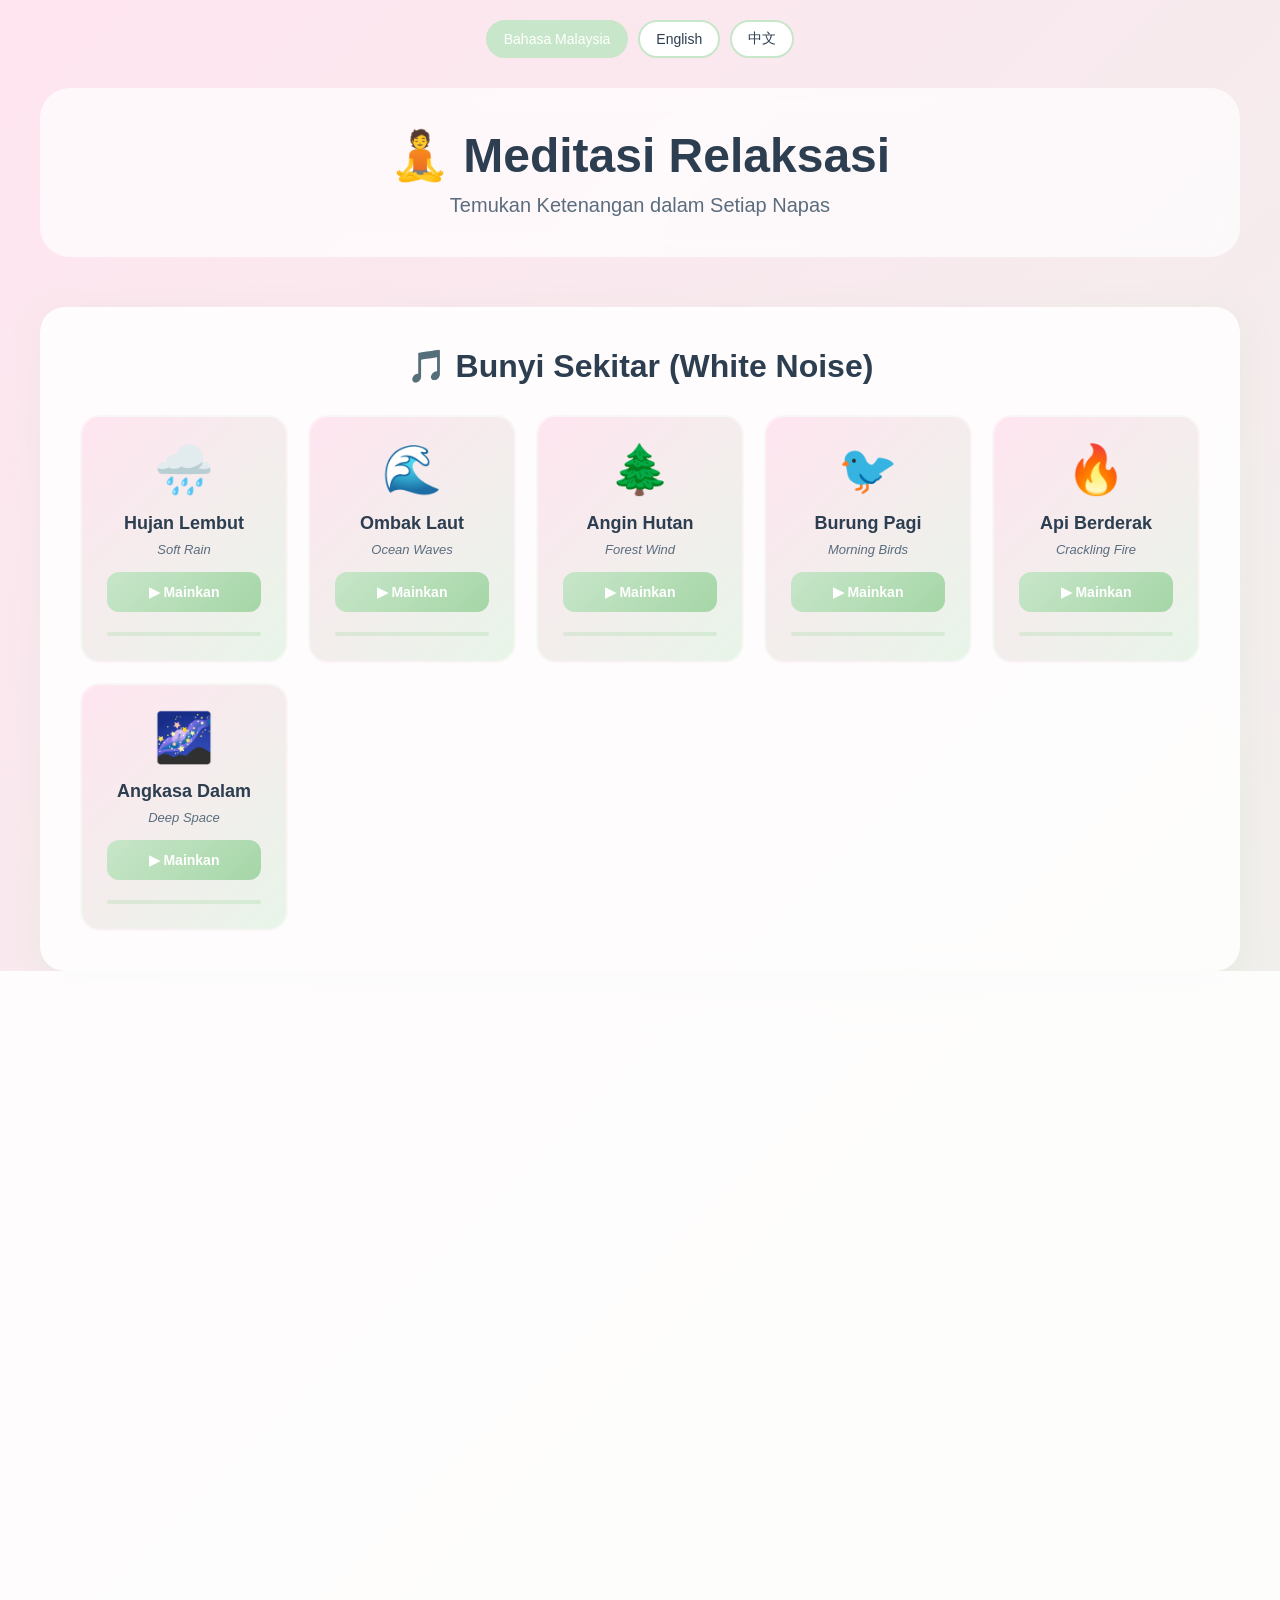
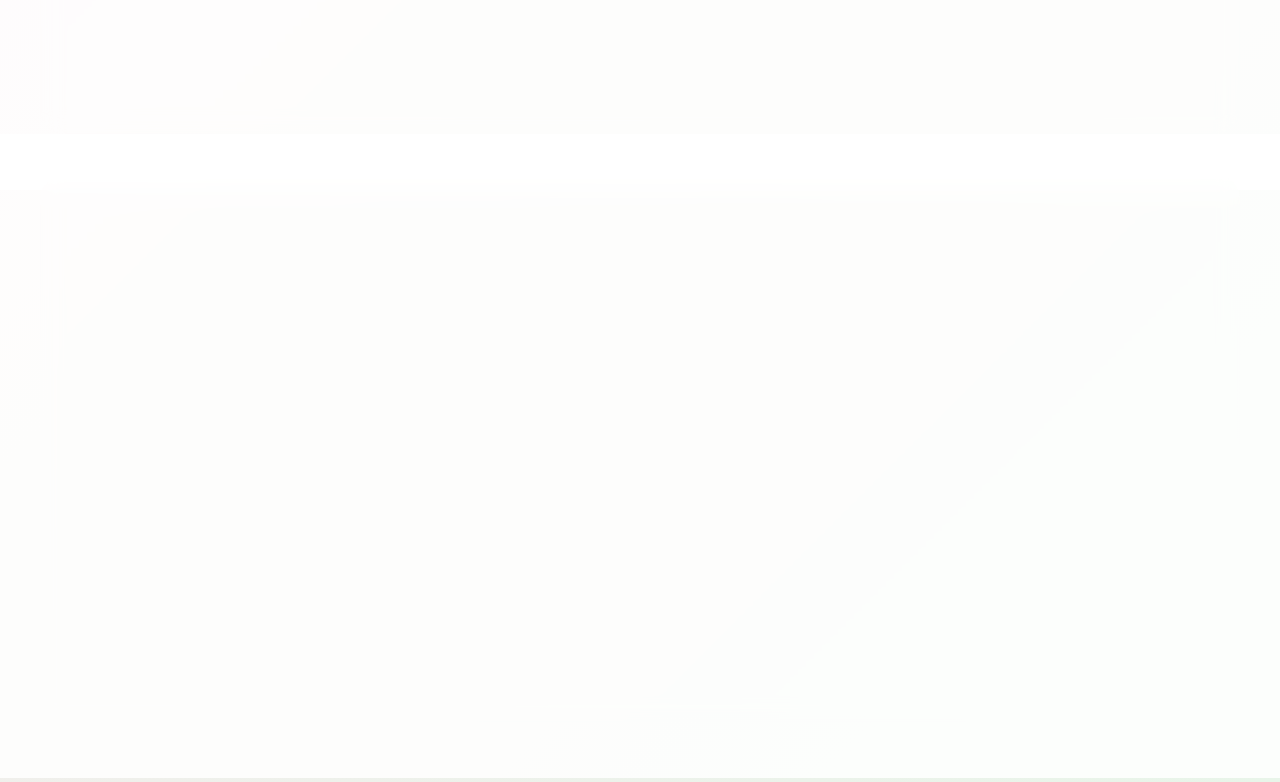
<file: index.html>
<!DOCTYPE html>
<html lang="id">
<head>
    <meta charset="UTF-8">
    <meta name="viewport" content="width=device-width, initial-scale=1.0">
    <title>Meditasi Relaksasi - Mindfulness & Breathing Exercises</title>
    <link rel="stylesheet" href="style.css">
</head>
<body>
    <div class="container">
        <!-- Language Selector -->
        <div class="language-selector">
            <button class="lang-btn active" data-lang="id">Bahasa Malaysia</button>
            <button class="lang-btn" data-lang="en">English</button>
            <button class="lang-btn" data-lang="zh">中文</button>
        </div>

        <!-- Header -->
        <header class="header">
            <h1 data-i18n="title">🧘 Meditasi Relaksasi</h1>
            <p data-i18n="subtitle">Temukan Ketenangan dalam Setiap Napas</p>
        </header>

        <!-- Main Content -->
        <main class="main-content">
            <!-- White Noise Section -->
            <section class="section white-noise-section">
                <h2 data-i18n="white_noise_title">🎵 Bunyi Sekitar (White Noise)</h2>
                <div class="noise-grid">
                    <div class="noise-card" data-sound="rain">
                        <div class="noise-emoji">🌧️</div>
                        <h3 data-i18n="sound_rain">Hujan Lembut</h3>
                        <p class="noise-description" data-i18n="sound_rain_desc">Soft Rain</p>
                        <button class="play-btn" data-sound="rain">
                            <span data-i18n="play">▶ Play</span>
                        </button>
                        <div class="sound-progress">
                            <div class="progress-bar"></div>
                        </div>
                    </div>

                    <div class="noise-card" data-sound="ocean">
                        <div class="noise-emoji">🌊</div>
                        <h3 data-i18n="sound_ocean">Ombak Laut</h3>
                        <p class="noise-description" data-i18n="sound_ocean_desc">Ocean Waves</p>
                        <button class="play-btn" data-sound="ocean">
                            <span data-i18n="play">▶ Play</span>
                        </button>
                        <div class="sound-progress">
                            <div class="progress-bar"></div>
                        </div>
                    </div>

                    <div class="noise-card" data-sound="forest">
                        <div class="noise-emoji">🌲</div>
                        <h3 data-i18n="sound_forest">Angin Hutan</h3>
                        <p class="noise-description" data-i18n="sound_forest_desc">Forest Wind</p>
                        <button class="play-btn" data-sound="forest">
                            <span data-i18n="play">▶ Play</span>
                        </button>
                        <div class="sound-progress">
                            <div class="progress-bar"></div>
                        </div>
                    </div>

                    <div class="noise-card" data-sound="birds">
                        <div class="noise-emoji">🐦</div>
                        <h3 data-i18n="sound_birds">Burung Pagi</h3>
                        <p class="noise-description" data-i18n="sound_birds_desc">Morning Birds</p>
                        <button class="play-btn" data-sound="birds">
                            <span data-i18n="play">▶ Play</span>
                        </button>
                        <div class="sound-progress">
                            <div class="progress-bar"></div>
                        </div>
                    </div>

                    <div class="noise-card" data-sound="fireplace">
                        <div class="noise-emoji">🔥</div>
                        <h3 data-i18n="sound_fire">Api Berderak</h3>
                        <p class="noise-description" data-i18n="sound_fire_desc">Crackling Fire</p>
                        <button class="play-btn" data-sound="fireplace">
                            <span data-i18n="play">▶ Play</span>
                        </button>
                        <div class="sound-progress">
                            <div class="progress-bar"></div>
                        </div>
                    </div>

                    <div class="noise-card" data-sound="space">
                        <div class="noise-emoji">🌌</div>
                        <h3 data-i18n="sound_space">Angkasa Dalam</h3>
                        <p class="noise-description" data-i18n="sound_space_desc">Deep Space</p>
                        <button class="play-btn" data-sound="space">
                            <span data-i18n="play">▶ Play</span>
                        </button>
                        <div class="sound-progress">
                            <div class="progress-bar"></div>
                        </div>
                    </div>
                </div>
            </section>

            <!-- Breathing Exercises Section -->
            <section class="section breathing-section">
                <h2 data-i18n="breathing_title">🫁 Latihan Pernapasan (Breathing Exercises)</h2>
                
                <div class="breathing-tabs">
                    <button class="breathing-tab-btn active" data-exercise="4-7-8">
                        <span data-i18n="breathing_478">4-7-8 Breathing</span>
                    </button>
                    <button class="breathing-tab-btn" data-exercise="box">
                        <span data-i18n="breathing_box">Box Breathing</span>
                    </button>
                    <button class="breathing-tab-btn" data-exercise="simple">
                        <span data-i18n="breathing_simple">Simple Calm</span>
                    </button>
                </div>

                <div class="breathing-content">
                    <!-- 4-7-8 Breathing -->
                    <div class="breathing-exercise active" data-exercise="4-7-8">
                        <div class="breathing-info">
                            <p data-i18n="breathing_478_desc">Inhale 4s → Hold 7s → Exhale 8s</p>
                        </div>
                        <div class="breathing-circle-container">
                            <div class="breathing-circle"></div>
                            <div class="breathing-text">
                                <span class="phase" data-i18n="breathe_in">Breathe In</span>
                                <span class="phase-time">4</span>
                            </div>
                        </div>
                        <div class="breathing-controls">
                            <button class="start-btn" data-exercise="4-7-8" data-i18n="start_exercise">🧘 Start Practice</button>
                        </div>
                    </div>

                    <!-- Box Breathing -->
                    <div class="breathing-exercise" data-exercise="box">
                        <div class="breathing-info">
                            <p data-i18n="breathing_box_desc">Inhale 4s → Hold 4s → Exhale 4s → Hold 4s</p>
                        </div>
                        <div class="breathing-circle-container">
                            <div class="breathing-circle"></div>
                            <div class="breathing-text">
                                <span class="phase" data-i18n="breathe_in">Breathe In</span>
                                <span class="phase-time">4</span>
                            </div>
                        </div>
                        <div class="breathing-controls">
                            <button class="start-btn" data-exercise="box" data-i18n="start_exercise">🧘 Start Practice</button>
                        </div>
                    </div>

                    <!-- Simple Calm -->
                    <div class="breathing-exercise" data-exercise="simple">
                        <div class="breathing-info">
                            <p data-i18n="breathing_simple_desc">Inhale 4s → Exhale 4s</p>
                        </div>
                        <div class="breathing-circle-container">
                            <div class="breathing-circle"></div>
                            <div class="breathing-text">
                                <span class="phase" data-i18n="breathe_in">Breathe In</span>
                                <span class="phase-time">4</span>
                            </div>
                        </div>
                        <div class="breathing-controls">
                            <button class="start-btn" data-exercise="simple" data-i18n="start_exercise">🧘 Start Practice</button>
                        </div>
                    </div>
                </div>
            </section>

            <!-- Affirmations Section -->
            <section class="section affirmations-section">
                <h2 data-i18n="affirmations_title">💚 Afirmasi Hari Ini (Today's Affirmations)</h2>
                <div class="affirmations-list">
                    <div class="affirmation-card">
                        <span class="affirmation-sparkle">✨</span>
                        <p data-i18n="affirmation_1">I am calm and in control of my emotions</p>
                    </div>
                    <div class="affirmation-card">
                        <span class="affirmation-sparkle">✨</span>
                        <p data-i18n="affirmation_2">I am enough, and I'm doing my best</p>
                    </div>
                    <div class="affirmation-card">
                        <span class="affirmation-sparkle">✨</span>
                        <p data-i18n="affirmation_3">Challenges help me grow stronger</p>
                    </div>
                    <div class="affirmation-card">
                        <span class="affirmation-sparkle">✨</span>
                        <p data-i18n="affirmation_4">I deserve rest and kindness</p>
                    </div>
                    <div class="affirmation-card">
                        <span class="affirmation-sparkle">✨</span>
                        <p data-i18n="affirmation_5">I choose peace over worry right now</p>
                    </div>
                </div>
            </section>
        </main>

        <!-- Audio Elements -->
        <audio id="audio-player" crossorigin="anonymous"></audio>
    </div>

    <!-- Breathing Exercise Modal -->
    <div class="modal hidden" id="breathing-modal">
        <div class="modal-content">
            <button class="close-modal">&times;</button>
            <div class="modal-body">
                <h2 data-i18n="practice_session">Practice Session</h2>
                <div class="breathing-circle-large">
                    <div class="circle-inner"></div>
                    <div class="breathing-instruction">
                        <p class="instruction-phase" data-i18n="breathe_in">Breathe In</p>
                        <p class="instruction-time">4</p>
                    </div>
                </div>
                <div class="session-info">
                    <p class="cycle-count" data-i18n="cycle">Cycle: 1/5</p>
                </div>
                <button class="stop-practice-btn" data-i18n="stop">Stop</button>
            </div>
        </div>
    </div>

    <script src="script.js"></script>
</body>
</html>
</file>
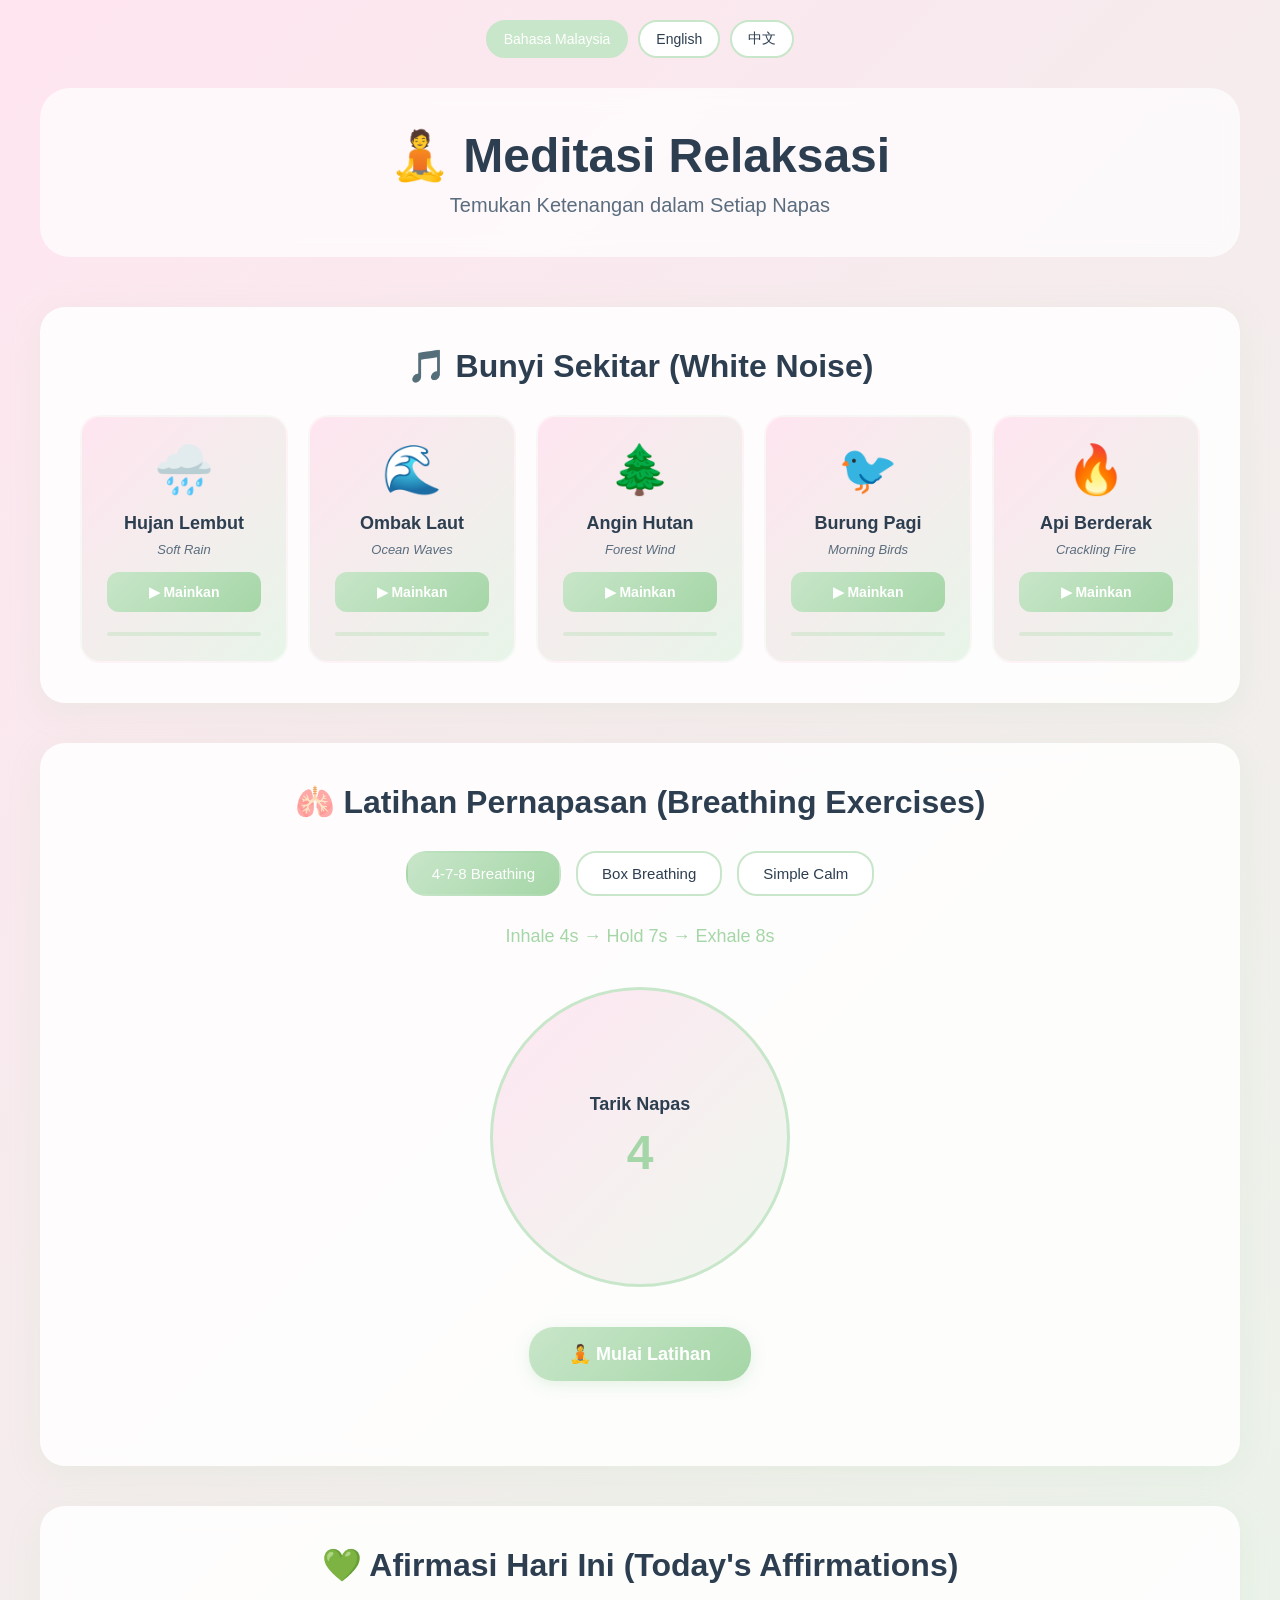
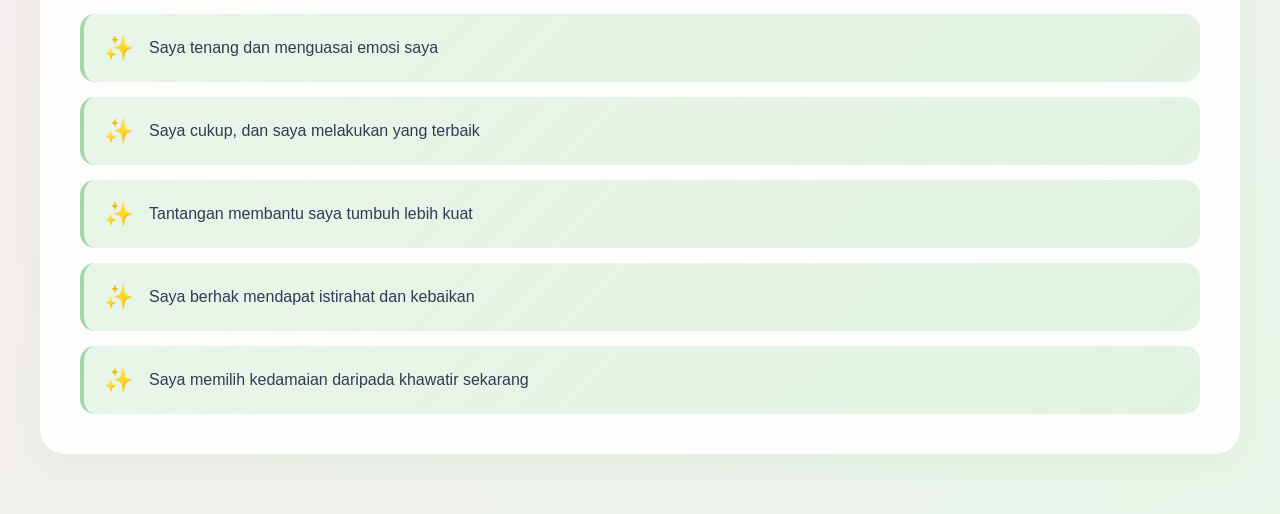
<file: index (1).html>
<!DOCTYPE html>
<html lang="id">
<head>
    <meta charset="UTF-8">
    <meta name="viewport" content="width=device-width, initial-scale=1.0">
    <title>Meditasi Relaksasi - Mindfulness & Breathing Exercises</title>
    <link rel="stylesheet" href="style.css">
</head>
<body>
    <div class="container">
        <!-- Language Selector -->
        <div class="language-selector">
            <button class="lang-btn active" data-lang="id">Bahasa Malaysia</button>
            <button class="lang-btn" data-lang="en">English</button>
            <button class="lang-btn" data-lang="zh">中文</button>
        </div>

        <!-- Header -->
        <header class="header">
            <h1 data-i18n="title">🧘 Meditasi Relaksasi</h1>
            <p data-i18n="subtitle">Temukan Ketenangan dalam Setiap Napas</p>
        </header>

        <!-- Main Content -->
        <main class="main-content">
            <!-- White Noise Section -->
            <section class="section white-noise-section">
                <h2 data-i18n="white_noise_title">🎵 Bunyi Sekitar (White Noise)</h2>
                <div class="noise-grid">
                    <div class="noise-card" data-sound="rain">
                        <div class="noise-emoji">🌧️</div>
                        <h3 data-i18n="sound_rain">Hujan Lembut</h3>
                        <p class="noise-description" data-i18n="sound_rain_desc">Soft Rain</p>
                        <button class="play-btn" data-sound="rain">
                            <span data-i18n="play">▶ Play</span>
                        </button>
                        <div class="sound-progress">
                            <div class="progress-bar"></div>
                        </div>
                    </div>

                    <div class="noise-card" data-sound="ocean">
                        <div class="noise-emoji">🌊</div>
                        <h3 data-i18n="sound_ocean">Ombak Laut</h3>
                        <p class="noise-description" data-i18n="sound_ocean_desc">Ocean Waves</p>
                        <button class="play-btn" data-sound="ocean">
                            <span data-i18n="play">▶ Play</span>
                        </button>
                        <div class="sound-progress">
                            <div class="progress-bar"></div>
                        </div>
                    </div>

                    <div class="noise-card" data-sound="forest">
                        <div class="noise-emoji">🌲</div>
                        <h3 data-i18n="sound_forest">Angin Hutan</h3>
                        <p class="noise-description" data-i18n="sound_forest_desc">Forest Wind</p>
                        <button class="play-btn" data-sound="forest">
                            <span data-i18n="play">▶ Play</span>
                        </button>
                        <div class="sound-progress">
                            <div class="progress-bar"></div>
                        </div>
                    </div>

                    <div class="noise-card" data-sound="birds">
                        <div class="noise-emoji">🐦</div>
                        <h3 data-i18n="sound_birds">Burung Pagi</h3>
                        <p class="noise-description" data-i18n="sound_birds_desc">Morning Birds</p>
                        <button class="play-btn" data-sound="birds">
                            <span data-i18n="play">▶ Play</span>
                        </button>
                        <div class="sound-progress">
                            <div class="progress-bar"></div>
                        </div>
                    </div>

                    <div class="noise-card" data-sound="fireplace">
                        <div class="noise-emoji">🔥</div>
                        <h3 data-i18n="sound_fire">Api Berderak</h3>
                        <p class="noise-description" data-i18n="sound_fire_desc">Crackling Fire</p>
                        <button class="play-btn" data-sound="fireplace">
                            <span data-i18n="play">▶ Play</span>
                        </button>
                        <div class="sound-progress">
                            <div class="progress-bar"></div>
                        </div>
                    </div>
                </div>
            </section>

            <!-- Breathing Exercises Section -->
            <section class="section breathing-section">
                <h2 data-i18n="breathing_title">🫁 Latihan Pernapasan (Breathing Exercises)</h2>
                
                <div class="breathing-tabs">
                    <button class="breathing-tab-btn active" data-exercise="4-7-8">
                        <span data-i18n="breathing_478">4-7-8 Breathing</span>
                    </button>
                    <button class="breathing-tab-btn" data-exercise="box">
                        <span data-i18n="breathing_box">Box Breathing</span>
                    </button>
                    <button class="breathing-tab-btn" data-exercise="simple">
                        <span data-i18n="breathing_simple">Simple Calm</span>
                    </button>
                </div>

                <div class="breathing-content">
                    <!-- 4-7-8 Breathing -->
                    <div class="breathing-exercise active" data-exercise="4-7-8">
                        <div class="breathing-info">
                            <p data-i18n="breathing_478_desc">Inhale 4s → Hold 7s → Exhale 8s</p>
                        </div>
                        <div class="breathing-circle-container">
                            <div class="breathing-circle"></div>
                            <div class="breathing-text">
                                <span class="phase" data-i18n="breathe_in">Breathe In</span>
                                <span class="phase-time">4</span>
                            </div>
                        </div>
                        <div class="breathing-controls">
                            <button class="start-btn" data-exercise="4-7-8" data-i18n="start_exercise">🧘 Start Practice</button>
                        </div>
                    </div>

                    <!-- Box Breathing -->
                    <div class="breathing-exercise" data-exercise="box">
                        <div class="breathing-info">
                            <p data-i18n="breathing_box_desc">Inhale 4s → Hold 4s → Exhale 4s → Hold 4s</p>
                        </div>
                        <div class="breathing-circle-container">
                            <div class="breathing-circle"></div>
                            <div class="breathing-text">
                                <span class="phase" data-i18n="breathe_in">Breathe In</span>
                                <span class="phase-time">4</span>
                            </div>
                        </div>
                        <div class="breathing-controls">
                            <button class="start-btn" data-exercise="box" data-i18n="start_exercise">🧘 Start Practice</button>
                        </div>
                    </div>

                    <!-- Simple Calm -->
                    <div class="breathing-exercise" data-exercise="simple">
                        <div class="breathing-info">
                            <p data-i18n="breathing_simple_desc">Inhale 4s → Exhale 4s</p>
                        </div>
                        <div class="breathing-circle-container">
                            <div class="breathing-circle"></div>
                            <div class="breathing-text">
                                <span class="phase" data-i18n="breathe_in">Breathe In</span>
                                <span class="phase-time">4</span>
                            </div>
                        </div>
                        <div class="breathing-controls">
                            <button class="start-btn" data-exercise="simple" data-i18n="start_exercise">🧘 Start Practice</button>
                        </div>
                    </div>
                </div>
            </section>

            <!-- Affirmations Section -->
            <section class="section affirmations-section">
                <h2 data-i18n="affirmations_title">💚 Afirmasi Hari Ini (Today's Affirmations)</h2>
                <div class="affirmations-list">
                    <div class="affirmation-card">
                        <span class="affirmation-sparkle">✨</span>
                        <p data-i18n="affirmation_1">I am calm and in control of my emotions</p>
                    </div>
                    <div class="affirmation-card">
                        <span class="affirmation-sparkle">✨</span>
                        <p data-i18n="affirmation_2">I am enough, and I'm doing my best</p>
                    </div>
                    <div class="affirmation-card">
                        <span class="affirmation-sparkle">✨</span>
                        <p data-i18n="affirmation_3">Challenges help me grow stronger</p>
                    </div>
                    <div class="affirmation-card">
                        <span class="affirmation-sparkle">✨</span>
                        <p data-i18n="affirmation_4">I deserve rest and kindness</p>
                    </div>
                    <div class="affirmation-card">
                        <span class="affirmation-sparkle">✨</span>
                        <p data-i18n="affirmation_5">I choose peace over worry right now</p>
                    </div>
                </div>
            </section>
        </main>

        <!-- Audio Elements -->
        <audio id="audio-player" crossorigin="anonymous"></audio>
    </div>

    <!-- Breathing Exercise Modal -->
    <div class="modal hidden" id="breathing-modal">
        <div class="modal-content">
            <button class="close-modal">&times;</button>
            <div class="modal-body">
                <h2 data-i18n="practice_session">Practice Session</h2>
                <div class="breathing-circle-large">
                    <div class="circle-inner"></div>
                    <div class="breathing-instruction">
                        <p class="instruction-phase" data-i18n="breathe_in">Breathe In</p>
                        <p class="instruction-time">4</p>
                    </div>
                </div>
                <div class="session-info">
                    <p class="cycle-count" data-i18n="cycle">Cycle: 1/5</p>
                </div>
                <button class="stop-practice-btn" data-i18n="stop">Stop</button>
            </div>
        </div>
    </div>

    <script src="script.js"></script>
</body>
</html>
</file>
<file: style.css>
* {
    margin: 0;
    padding: 0;
    box-sizing: border-box;
}

:root {
    --primary-light: #FFE5F0;
    --primary-medium: #FFB3D9;
    --secondary-light: #E8F5E9;
    --secondary-medium: #C8E6C9;
    --accent-color: #A5D6A7;
    --text-dark: #2C3E50;
    --text-light: #5A6C7D;
    --bg-light: #FAFBFC;
    --white: #FFFFFF;
}

body {
    font-family: 'Segoe UI', Tahoma, Geneva, Verdana, sans-serif;
    background: linear-gradient(135deg, var(--primary-light) 0%, var(--secondary-light) 100%);
    color: var(--text-dark);
    min-height: 100vh;
    padding: 20px;
}

.container {
    max-width: 1200px;
    margin: 0 auto;
}

/* Language Selector */
.language-selector {
    display: flex;
    justify-content: center;
    gap: 10px;
    margin-bottom: 30px;
    flex-wrap: wrap;
}

.lang-btn {
    padding: 8px 16px;
    border: 2px solid var(--secondary-medium);
    background: var(--white);
    color: var(--text-dark);
    border-radius: 20px;
    cursor: pointer;
    font-size: 14px;
    font-weight: 500;
    transition: all 0.3s ease;
}

.lang-btn:hover {
    transform: translateY(-2px);
    box-shadow: 0 4px 12px rgba(165, 214, 167, 0.2);
}

.lang-btn.active {
    background: var(--secondary-medium);
    color: var(--white);
    border-color: var(--secondary-medium);
}

/* Header */
.header {
    text-align: center;
    margin-bottom: 50px;
    padding: 40px 20px;
    background: rgba(255, 255, 255, 0.7);
    border-radius: 30px;
    backdrop-filter: blur(10px);
}

.header h1 {
    font-size: 48px;
    color: var(--text-dark);
    margin-bottom: 10px;
    font-weight: 700;
}

.header p {
    font-size: 20px;
    color: var(--text-light);
    font-weight: 300;
}

/* Sections */
.section {
    background: rgba(255, 255, 255, 0.85);
    border-radius: 25px;
    padding: 40px;
    margin-bottom: 40px;
    backdrop-filter: blur(10px);
    box-shadow: 0 8px 32px rgba(165, 214, 167, 0.15);
}

.section h2 {
    font-size: 32px;
    margin-bottom: 30px;
    color: var(--text-dark);
    text-align: center;
}

/* White Noise Section */
.noise-grid {
    display: grid;
    grid-template-columns: repeat(auto-fit, minmax(180px, 1fr));
    gap: 20px;
}

.noise-card {
    background: linear-gradient(135deg, var(--primary-light) 0%, var(--secondary-light) 100%);
    border-radius: 20px;
    padding: 25px;
    text-align: center;
    transition: all 0.3s ease;
    cursor: pointer;
    border: 2px solid rgba(255, 255, 255, 0.5);
}

.noise-card:hover {
    transform: translateY(-8px);
    box-shadow: 0 12px 24px rgba(165, 214, 167, 0.25);
    border-color: var(--secondary-medium);
}

.noise-emoji {
    font-size: 48px;
    margin-bottom: 15px;
}

.noise-card h3 {
    font-size: 18px;
    color: var(--text-dark);
    margin-bottom: 8px;
    font-weight: 600;
}

.noise-description {
    font-size: 13px;
    color: var(--text-light);
    margin-bottom: 15px;
    font-style: italic;
}

.play-btn {
    width: 100%;
    padding: 12px;
    background: linear-gradient(135deg, var(--secondary-medium), var(--accent-color));
    color: var(--white);
    border: none;
    border-radius: 12px;
    font-size: 14px;
    font-weight: 600;
    cursor: pointer;
    transition: all 0.3s ease;
    margin-bottom: 10px;
}

.play-btn:hover {
    transform: scale(1.05);
    box-shadow: 0 4px 12px rgba(165, 214, 167, 0.3);
}

.play-btn.playing {
    background: linear-gradient(135deg, var(--primary-medium), #FF8FB3);
}

.sound-progress {
    width: 100%;
    height: 4px;
    background: rgba(165, 214, 167, 0.3);
    border-radius: 2px;
    overflow: hidden;
    margin-top: 10px;
}

.progress-bar {
    height: 100%;
    background: var(--accent-color);
    width: 0%;
    transition: width 0.1s linear;
}

/* Breathing Section */
.breathing-tabs {
    display: flex;
    gap: 15px;
    margin-bottom: 30px;
    justify-content: center;
    flex-wrap: wrap;
}

.breathing-tab-btn {
    padding: 12px 24px;
    border: 2px solid var(--secondary-medium);
    background: var(--white);
    color: var(--text-dark);
    border-radius: 20px;
    cursor: pointer;
    font-size: 15px;
    font-weight: 500;
    transition: all 0.3s ease;
}

.breathing-tab-btn:hover {
    transform: translateY(-2px);
    box-shadow: 0 4px 12px rgba(165, 214, 167, 0.2);
}

.breathing-tab-btn.active {
    background: linear-gradient(135deg, var(--secondary-medium), var(--accent-color));
    color: var(--white);
    border-color: transparent;
}

.breathing-content {
    position: relative;
    min-height: 500px;
}

.breathing-exercise {
    display: none;
    opacity: 0;
    animation: fadeIn 0.3s ease;
}

.breathing-exercise.active {
    display: flex;
    flex-direction: column;
    align-items: center;
    opacity: 1;
}

@keyframes fadeIn {
    from {
        opacity: 0;
        transform: translateY(10px);
    }
    to {
        opacity: 1;
        transform: translateY(0);
    }
}

.breathing-info {
    text-align: center;
    margin-bottom: 40px;
}

.breathing-info p {
    font-size: 18px;
    color: var(--accent-color);
    font-weight: 500;
}

.breathing-circle-container {
    position: relative;
    width: 300px;
    height: 300px;
    margin-bottom: 40px;
}

.breathing-circle {
    width: 100%;
    height: 100%;
    border-radius: 50%;
    background: linear-gradient(135deg, rgba(255, 179, 217, 0.3), rgba(200, 230, 201, 0.3));
    border: 3px solid var(--secondary-medium);
    animation: breathe 8s infinite;
}

@keyframes breathe {
    0%, 100% {
        transform: scale(1);
    }
    50% {
        transform: scale(1.2);
    }
}

.breathing-text {
    position: absolute;
    top: 50%;
    left: 50%;
    transform: translate(-50%, -50%);
    text-align: center;
    pointer-events: none;
}

.breathing-text .phase {
    display: block;
    font-size: 18px;
    color: var(--text-dark);
    font-weight: 600;
    margin-bottom: 10px;
}

.breathing-text .phase-time {
    display: block;
    font-size: 48px;
    color: var(--accent-color);
    font-weight: 700;
}

.breathing-controls {
    display: flex;
    justify-content: center;
    gap: 20px;
    flex-wrap: wrap;
}

.start-btn {
    padding: 16px 40px;
    background: linear-gradient(135deg, var(--secondary-medium), var(--accent-color));
    color: var(--white);
    border: none;
    border-radius: 25px;
    font-size: 18px;
    font-weight: 600;
    cursor: pointer;
    transition: all 0.3s ease;
    box-shadow: 0 4px 15px rgba(165, 214, 167, 0.3);
}

.start-btn:hover {
    transform: translateY(-3px);
    box-shadow: 0 8px 20px rgba(165, 214, 167, 0.4);
}

.start-btn:active {
    transform: translateY(-1px);
}

/* Affirmations Section */
.affirmations-list {
    display: flex;
    flex-direction: column;
    gap: 15px;
}

.affirmation-card {
    background: linear-gradient(135deg, var(--secondary-light), rgba(200, 230, 201, 0.5));
    padding: 20px;
    border-radius: 15px;
    display: flex;
    align-items: center;
    gap: 15px;
    border-left: 4px solid var(--accent-color);
    transition: all 0.3s ease;
    cursor: pointer;
}

.affirmation-card:hover {
    transform: translateX(10px);
    box-shadow: 0 4px 15px rgba(165, 214, 167, 0.2);
}

.affirmation-sparkle {
    font-size: 24px;
    flex-shrink: 0;
}

.affirmation-card p {
    font-size: 16px;
    color: var(--text-dark);
    font-weight: 500;
    line-height: 1.5;
}

/* Modal */
.modal {
    display: flex;
    justify-content: center;
    align-items: center;
    position: fixed;
    top: 0;
    left: 0;
    width: 100%;
    height: 100%;
    background: rgba(0, 0, 0, 0.5);
    backdrop-filter: blur(5px);
    z-index: 1000;
    padding: 20px;
}

.modal.hidden {
    display: none;
}

.modal-content {
    background: linear-gradient(135deg, var(--primary-light) 0%, var(--secondary-light) 100%);
    border-radius: 30px;
    padding: 40px;
    max-width: 500px;
    width: 100%;
    position: relative;
    box-shadow: 0 20px 60px rgba(0, 0, 0, 0.2);
}

.close-modal {
    position: absolute;
    top: 20px;
    right: 20px;
    background: none;
    border: none;
    font-size: 32px;
    color: var(--text-dark);
    cursor: pointer;
    transition: all 0.3s ease;
}

.close-modal:hover {
    transform: rotate(90deg);
}

.modal-body {
    text-align: center;
}

.modal-body h2 {
    margin-bottom: 40px;
    font-size: 28px;
    color: var(--text-dark);
}

.breathing-circle-large {
    width: 250px;
    height: 250px;
    margin: 0 auto 40px;
    border-radius: 50%;
    background: linear-gradient(135deg, rgba(255, 179, 217, 0.2), rgba(200, 230, 201, 0.2));
    border: 3px solid var(--secondary-medium);
    position: relative;
    animation: breathe 8s infinite;
}

.circle-inner {
    width: 100%;
    height: 100%;
}

.breathing-instruction {
    position: absolute;
    top: 50%;
    left: 50%;
    transform: translate(-50%, -50%);
    text-align: center;
}

.instruction-phase {
    font-size: 18px;
    color: var(--text-dark);
    font-weight: 600;
    margin-bottom: 10px;
}

.instruction-time {
    font-size: 48px;
    color: var(--accent-color);
    font-weight: 700;
}

.session-info {
    margin-bottom: 30px;
    font-size: 16px;
    color: var(--text-light);
}

.cycle-count {
    font-weight: 500;
}

.stop-practice-btn {
    padding: 14px 32px;
    background: linear-gradient(135deg, var(--primary-medium), #FF8FB3);
    color: var(--white);
    border: none;
    border-radius: 20px;
    font-size: 16px;
    font-weight: 600;
    cursor: pointer;
    transition: all 0.3s ease;
}

.stop-practice-btn:hover {
    transform: scale(1.05);
    box-shadow: 0 4px 12px rgba(255, 139, 179, 0.3);
}

/* Responsive Design */
@media (max-width: 768px) {
    .header h1 {
        font-size: 36px;
    }

    .header p {
        font-size: 16px;
    }

    .section {
        padding: 25px;
        margin-bottom: 30px;
    }

    .section h2 {
        font-size: 24px;
        margin-bottom: 20px;
    }

    .noise-grid {
        grid-template-columns: repeat(auto-fit, minmax(140px, 1fr));
        gap: 15px;
    }

    .noise-card {
        padding: 20px;
    }

    .noise-emoji {
        font-size: 36px;
    }

    .breathing-circle-container {
        width: 200px;
        height: 200px;
    }

    .breathing-text .phase-time {
        font-size: 36px;
    }

    .affirmation-card {
        padding: 15px;
        font-size: 14px;
    }
}

@media (max-width: 480px) {
    body {
        padding: 10px;
    }

    .language-selector {
        gap: 8px;
        margin-bottom: 20px;
    }

    .lang-btn {
        padding: 6px 12px;
        font-size: 12px;
    }

    .header {
        padding: 25px 15px;
        margin-bottom: 30px;
    }

    .header h1 {
        font-size: 28px;
    }

    .header p {
        font-size: 14px;
    }

    .section {
        padding: 20px;
        margin-bottom: 25px;
        border-radius: 20px;
    }

    .section h2 {
        font-size: 20px;
        margin-bottom: 15px;
    }

    .noise-grid {
        grid-template-columns: repeat(2, 1fr);
        gap: 12px;
    }

    .noise-card {
        padding: 15px;
    }

    .noise-emoji {
        font-size: 32px;
        margin-bottom: 10px;
    }

    .noise-card h3 {
        font-size: 14px;
    }

    .noise-description {
        font-size: 11px;
    }

    .breathing-tabs {
        gap: 10px;
        margin-bottom: 20px;
    }

    .breathing-tab-btn {
        padding: 10px 16px;
        font-size: 13px;
    }

    .breathing-circle-container {
        width: 150px;
        height: 150px;
        margin-bottom: 25px;
    }

    .breathing-text .phase {
        font-size: 14px;
        margin-bottom: 5px;
    }

    .breathing-text .phase-time {
        font-size: 28px;
    }

    .start-btn {
        padding: 12px 24px;
        font-size: 14px;
    }

    .affirmation-card {
        padding: 12px;
        font-size: 13px;
        gap: 10px;
    }

    .affirmation-sparkle {
        font-size: 20px;
    }

    .modal-content {
        padding: 25px;
        border-radius: 20px;
    }

    .modal-body h2 {
        margin-bottom: 25px;
        font-size: 22px;
    }

    .breathing-circle-large {
        width: 180px;
        height: 180px;
        margin: 0 auto 30px;
    }
}
</file>
